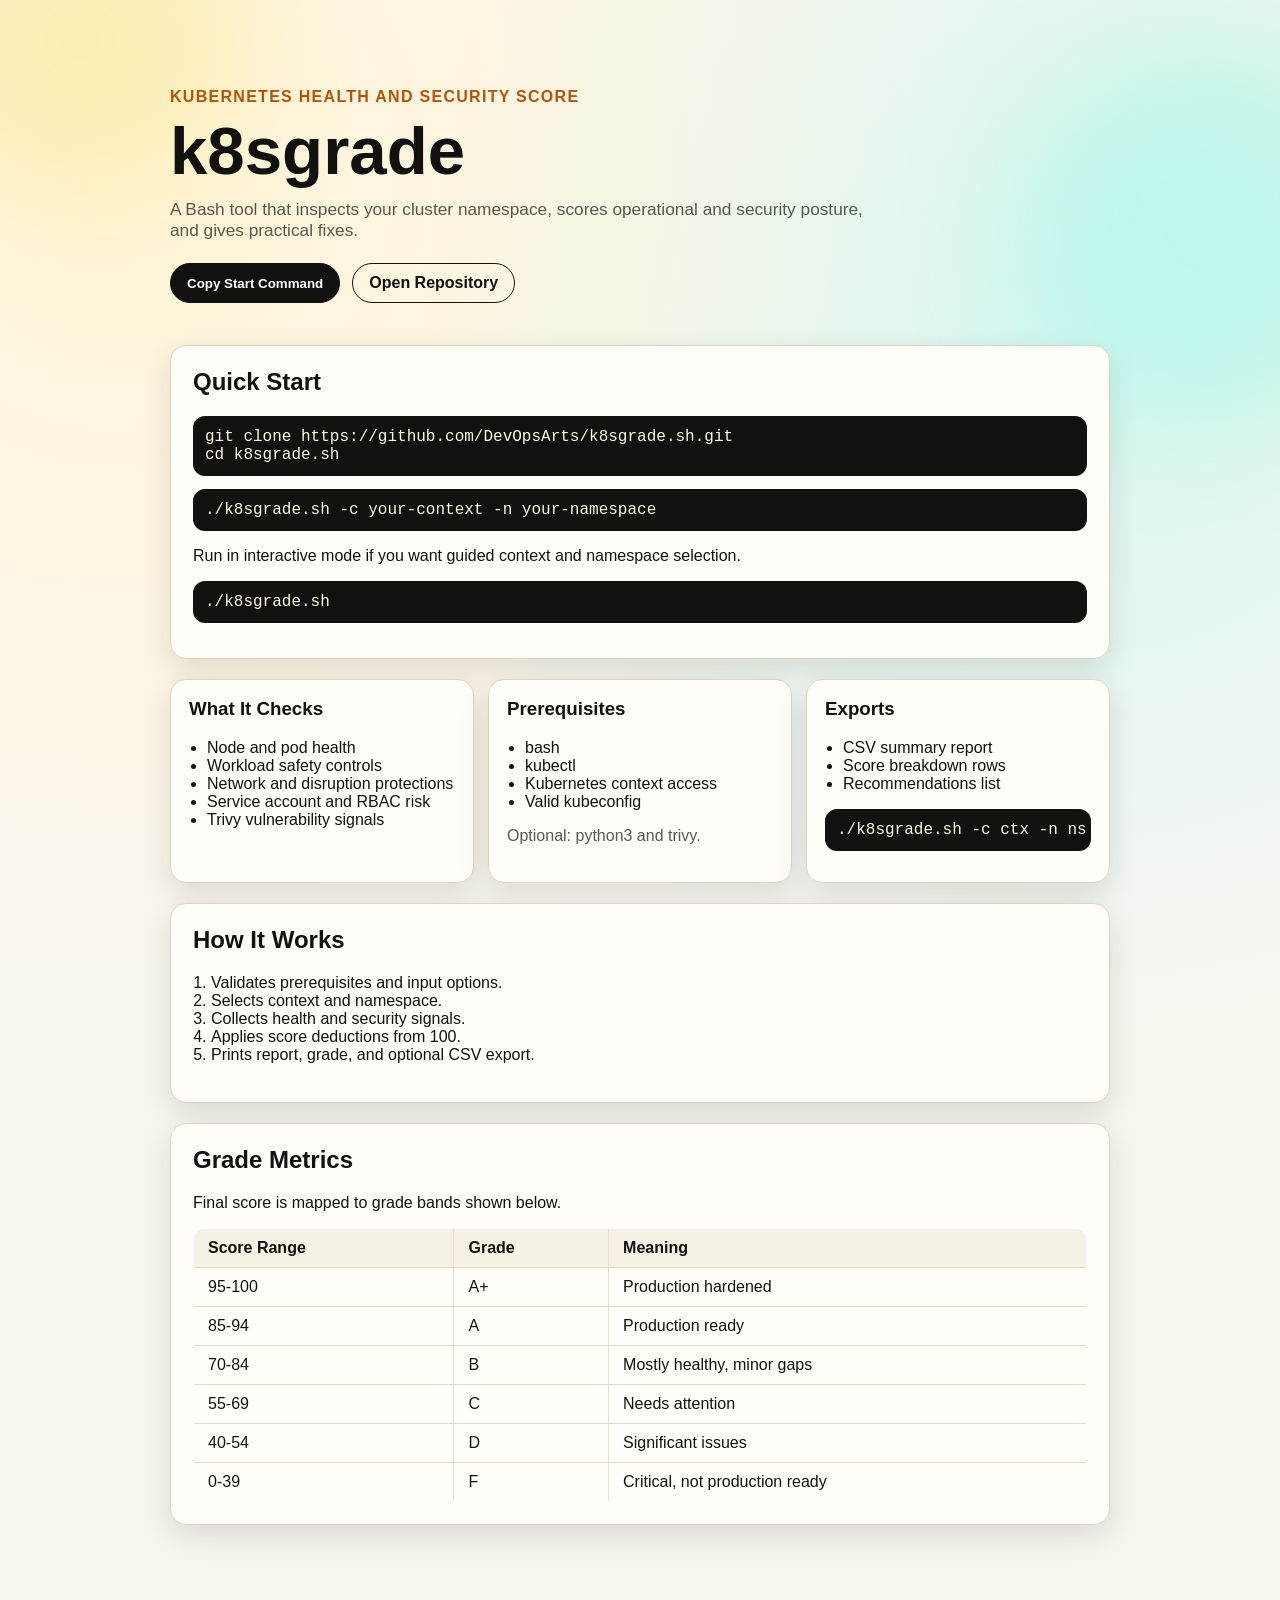
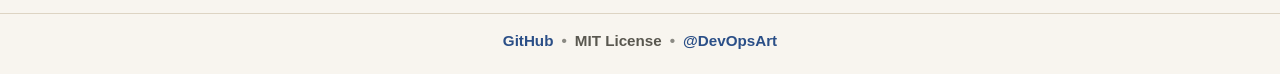
<file: index.html>
<!doctype html>
<html lang="en">
<head>
  <meta charset="utf-8">
  <meta name="viewport" content="width=device-width, initial-scale=1">
  <title>k8sgrade</title>
  <meta name="description" content="k8sgrade: Kubernetes health and security scoring in one Bash script.">
  <link rel="stylesheet" href="styles.css">
</head>
<body>
  <div class="bg-glow bg-glow-1"></div>
  <div class="bg-glow bg-glow-2"></div>

  <header class="hero">
    <p class="eyebrow">Kubernetes Health and Security Score</p>
    <h1>k8sgrade</h1>
    <p class="subtitle">
      A Bash tool that inspects your cluster namespace, scores operational and security posture,
      and gives practical fixes.
    </p>
    <div class="hero-actions">
      <button class="btn primary" data-copy="git clone https://github.com/DevOpsArts/k8sgrade.sh.git\ncd k8sgrade.sh\n./k8sgrade.sh">Copy Start Command</button>
      <a class="btn ghost" href="https://github.com/DevOpsArts/k8sgrade.sh" target="_blank" rel="noopener noreferrer">Open Repository</a>
    </div>
  </header>

  <main class="content">
    <section class="panel reveal">
      <h2>Quick Start</h2>
      <pre><code>git clone https://github.com/DevOpsArts/k8sgrade.sh.git
cd k8sgrade.sh</code></pre>
      <pre><code>./k8sgrade.sh -c your-context -n your-namespace</code></pre>
      <p>Run in interactive mode if you want guided context and namespace selection.</p>
      <pre><code>./k8sgrade.sh</code></pre>
    </section>

    <section class="grid reveal">
      <article class="card">
        <h3>What It Checks</h3>
        <ul>
          <li>Node and pod health</li>
          <li>Workload safety controls</li>
          <li>Network and disruption protections</li>
          <li>Service account and RBAC risk</li>
          <li>Trivy vulnerability signals</li>
        </ul>
      </article>

      <article class="card">
        <h3>Prerequisites</h3>
        <ul>
          <li>bash</li>
          <li>kubectl</li>
          <li>Kubernetes context access</li>
          <li>Valid kubeconfig</li>
        </ul>
        <p class="muted">Optional: python3 and trivy.</p>
      </article>

      <article class="card">
        <h3>Exports</h3>
        <ul>
          <li>CSV summary report</li>
          <li>Score breakdown rows</li>
          <li>Recommendations list</li>
        </ul>
        <pre><code>./k8sgrade.sh -c ctx -n ns --export-csv ./k8sgrade-report.csv</code></pre>
      </article>
    </section>

    <section class="panel reveal">
      <h2>How It Works</h2>
      <ol>
        <li>Validates prerequisites and input options.</li>
        <li>Selects context and namespace.</li>
        <li>Collects health and security signals.</li>
        <li>Applies score deductions from 100.</li>
        <li>Prints report, grade, and optional CSV export.</li>
      </ol>
    </section>

    <section class="panel reveal">
      <h2>Grade Metrics</h2>
      <p>Final score is mapped to grade bands shown below.</p>
      <table class="grade-table">
        <thead>
          <tr>
            <th>Score Range</th>
            <th>Grade</th>
            <th>Meaning</th>
          </tr>
        </thead>
        <tbody>
          <tr><td>95-100</td><td>A+</td><td>Production hardened</td></tr>
          <tr><td>85-94</td><td>A</td><td>Production ready</td></tr>
          <tr><td>70-84</td><td>B</td><td>Mostly healthy, minor gaps</td></tr>
          <tr><td>55-69</td><td>C</td><td>Needs attention</td></tr>
          <tr><td>40-54</td><td>D</td><td>Significant issues</td></tr>
          <tr><td>0-39</td><td>F</td><td>Critical, not production ready</td></tr>
        </tbody>
      </table>
    </section>
  </main>

  <footer class="site-strip reveal">
    <div class="strip-inner">
      <a href="https://github.com/DevOpsArts/k8sgrade.sh" target="_blank" rel="noopener noreferrer">GitHub</a>
      <span class="dot">•</span>
      <span>MIT License</span>
      <span class="dot">•</span>
      <a href="https://github.com/DevOpsArts" target="_blank" rel="noopener noreferrer">@DevOpsArt</a>
    </div>
  </footer>

  <script src="script.js"></script>
</body>
</html>
</file>
<file: styles.css>
:root {
  --bg: #f8f5ef;
  --ink: #11110f;
  --muted: #59574f;
  --panel: #fffdf7;
  --line: #ddd4c3;
  --accent: #0f766e;
  --accent-2: #b45309;
  --radius: 16px;
  --shadow: 0 10px 30px rgba(28, 24, 17, 0.12);
}

* {
  box-sizing: border-box;
}

body {
  margin: 0;
  font-family: "Trebuchet MS", "Segoe UI", sans-serif;
  color: var(--ink);
  background: radial-gradient(circle at 10% 10%, #fff5d6 0%, transparent 45%),
              radial-gradient(circle at 85% 20%, #d7f8f2 0%, transparent 40%),
              var(--bg);
}

.bg-glow {
  position: fixed;
  border-radius: 999px;
  filter: blur(60px);
  z-index: -1;
  opacity: 0.45;
}

.bg-glow-1 {
  width: 320px;
  height: 320px;
  background: #fde68a;
  top: -120px;
  left: -80px;
}

.bg-glow-2 {
  width: 380px;
  height: 380px;
  background: #99f6e4;
  top: 40px;
  right: -120px;
}

.hero {
  max-width: 980px;
  margin: 0 auto;
  padding: 72px 20px 30px;
  animation: rise 0.7s ease-out;
}

.eyebrow {
  letter-spacing: 0.08em;
  text-transform: uppercase;
  color: var(--accent-2);
  font-weight: 700;
  margin-bottom: 10px;
}

h1 {
  font-size: clamp(2.2rem, 7vw, 4.2rem);
  margin: 0;
  line-height: 1.03;
}

.subtitle {
  max-width: 700px;
  margin-top: 14px;
  color: var(--muted);
  font-size: 1.08rem;
}

.hero-actions {
  display: flex;
  gap: 12px;
  margin-top: 22px;
  flex-wrap: wrap;
}

.btn {
  display: inline-block;
  text-decoration: none;
  border: 1px solid var(--ink);
  border-radius: 999px;
  padding: 10px 16px;
  font-weight: 700;
  cursor: pointer;
  background: transparent;
  color: var(--ink);
}

.btn.primary {
  background: var(--ink);
  color: #fff;
  border-color: var(--ink);
}

.btn.ghost:hover,
.btn.primary:hover {
  transform: translateY(-1px);
}

.content {
  max-width: 980px;
  margin: 0 auto;
  padding: 12px 20px 40px;
}

.panel,
.card {
  background: var(--panel);
  border: 1px solid var(--line);
  border-radius: var(--radius);
  box-shadow: var(--shadow);
}

.panel {
  padding: 22px;
  margin-bottom: 20px;
}

.grid {
  display: grid;
  grid-template-columns: repeat(3, minmax(0, 1fr));
  gap: 14px;
  margin-bottom: 20px;
}

.card {
  padding: 18px;
}

h2, h3 {
  margin-top: 0;
}

pre {
  background: #11110f;
  color: #fefae0;
  border-radius: 12px;
  padding: 12px;
  overflow: auto;
}

code {
  font-family: "SFMono-Regular", Menlo, Monaco, Consolas, monospace;
}

ul, ol {
  padding-left: 18px;
}

.grade-table {
  width: 100%;
  border-collapse: collapse;
  background: #fffef9;
  border: 1px solid #d7cfbe;
  border-radius: 10px;
  overflow: hidden;
}

.grade-table th,
.grade-table td {
  text-align: left;
  padding: 10px 14px;
  border-bottom: 1px solid #e1d9c8;
  border-right: 1px solid #e7dfcf;
}

.grade-table thead th {
  background: #f6f1e5;
  font-weight: 700;
}

.grade-table th:last-child,
.grade-table td:last-child {
  border-right: none;
}

.grade-table tbody tr:last-child td {
  border-bottom: none;
}

.muted {
  color: var(--muted);
}

.site-strip {
  margin-top: 28px;
  min-height: 56px;
  display: flex;
  align-items: center;
  border-top: 1px solid var(--line);
  background: var(--bg);
}

.strip-inner {
  width: 100%;
  max-width: 980px;
  margin: 0 auto;
  padding: 10px 20px;
  display: flex;
  flex-wrap: wrap;
  align-items: center;
  justify-content: center;
  gap: 8px;
  color: var(--muted);
  font-size: 0.95rem;
  font-weight: 600;
  line-height: 1.3;
}

.strip-inner a {
  color: #2b4f87;
  text-decoration: none;
}

.strip-inner a:hover {
  color: #1c3b68;
  text-decoration: underline;
}

.strip-inner .dot {
  color: #8b8a83;
}

.reveal {
  opacity: 0;
  transform: translateY(12px);
  animation: reveal 0.65s ease forwards;
}

.reveal:nth-of-type(2) { animation-delay: 0.08s; }
.reveal:nth-of-type(3) { animation-delay: 0.14s; }
.reveal:nth-of-type(4) { animation-delay: 0.2s; }

@keyframes rise {
  from { opacity: 0; transform: translateY(16px); }
  to { opacity: 1; transform: translateY(0); }
}

@keyframes reveal {
  to { opacity: 1; transform: translateY(0); }
}

@media (max-width: 900px) {
  .grid {
    grid-template-columns: 1fr;
  }

  .site-strip {
    min-height: 52px;
  }

  .strip-inner {
    font-size: 0.9rem;
    gap: 6px;
    padding: 8px 12px;
  }
}
</file>
